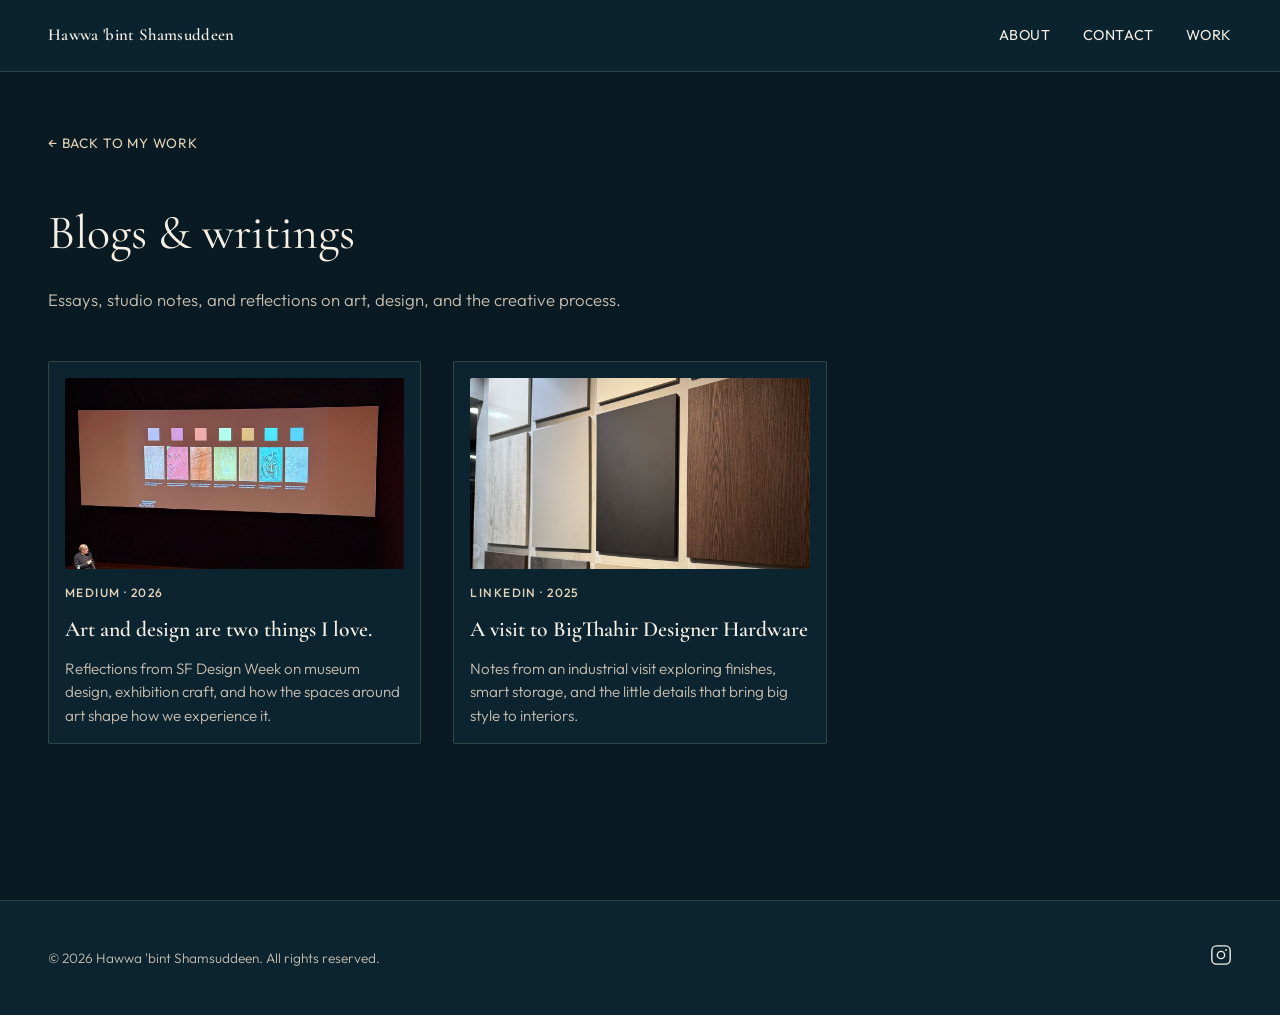
<file: blogs.html>
<!DOCTYPE html>
<html lang="en">
  <head>
    <meta charset="UTF-8" />
    <script>
      (function () {
        if (location.pathname.startsWith("/portfolio")) {
          var base = document.createElement("base");
          base.href = "/portfolio/";
          document.head.appendChild(base);
        }
      })();
    </script>
    <meta name="viewport" content="width=device-width, initial-scale=1.0" />
    <meta
      name="description"
      content="Blogs and writings by Hawwa 'bint Shamsuddeen — essays, studio notes, and creative reflections."
    />
    <title>Blogs & Writings — Hawwa 'bint Shamsuddeen</title>
    <link rel="preconnect" href="https://fonts.googleapis.com" />
    <link rel="preconnect" href="https://fonts.gstatic.com" crossorigin />
    <link
      href="https://fonts.googleapis.com/css2?family=Cormorant+Garamond:ital,wght@0,400;0,600;1,400&family=Outfit:wght@300;400;500&display=swap"
      rel="stylesheet"
    />
    <link rel="icon" type="image/png" href="images/profile-icon-32.png" sizes="32x32" />
    <link rel="icon" type="image/png" href="images/profile-icon-64.png" sizes="64x64" />
    <link rel="shortcut icon" href="profile-icon.ico" />
    <link rel="apple-touch-icon" href="images/profile-icon-180.png" />
    <link rel="stylesheet" href="css/styles.css" />
  </head>
  <body>
    <header class="site-header">
      <a class="logo logo--static" href="index.html">Hawwa&nbsp;'bint&nbsp;Shamsuddeen</a>
      <nav class="nav" aria-label="Main">
        <a href="index.html#about">About</a>
        <a href="index.html#contact">Contact</a>
        <a href="index.html#work">Work</a>
      </nav>
      <button
        class="menu-toggle"
        type="button"
        aria-expanded="false"
        aria-controls="mobile-nav"
        aria-label="Open menu"
      >
        <span></span>
        <span></span>
      </button>
    </header>

    <nav id="mobile-nav" class="mobile-nav" hidden aria-label="Mobile">
      <a href="index.html#about">About</a>
      <a href="index.html#contact">Contact</a>
      <a href="index.html#work">Work</a>
    </nav>

    <main class="category-page">
      <div class="category-page-inner">
        <a class="back-link" href="index.html#work">← Back to My work</a>

        <header class="category-header">
          <h1>Blogs &amp; writings</h1>
          <p>
            Essays, studio notes, and reflections on art, design, and the creative
            process.
          </p>
        </header>

        <div class="writing-gallery">
          <a
            class="writing-project"
            href="https://medium.com/@hawwashamsuddeen6/art-and-design-are-two-things-i-love-97d0a8aad05a"
            target="_blank"
            rel="noopener noreferrer"
          >
            <span class="writing-project-thumb">
              <img
                src="images/writings/art-and-design-are-two-things-i-love.jpg"
                alt="Presentation slide from Designing for Museums event, featured in the Medium article"
                width="400"
                height="225"
                loading="lazy"
                style="object-position: center 42%"
              />
            </span>
            <span class="writing-project-meta">Medium · 2026</span>
            <h2>Art and design are two things I love.</h2>
            <p>
              Reflections from SF Design Week on museum design, exhibition craft,
              and how the spaces around art shape how we experience it.
            </p>
          </a>

          <a
            class="writing-project"
            href="https://www.linkedin.com/posts/hawwa-bint-shamsuddeen-a054aa353_interiordesign-industrialvisit-smartstorage-ugcPost-7373330158868541440-nQmb"
            target="_blank"
            rel="noopener noreferrer"
          >
            <span class="writing-project-thumb">
              <img
                src="images/writings/bigthahir-designer-hardware.jpg"
                alt="Interior design hardware samples from BigThahir Designer Hardware visit"
                width="400"
                height="225"
                loading="lazy"
                style="object-position: center 35%"
              />
            </span>
            <span class="writing-project-meta">LinkedIn · 2025</span>
            <h2>A visit to BigThahir Designer Hardware</h2>
            <p>
              Notes from an industrial visit exploring finishes, smart storage,
              and the little details that bring big style to interiors.
            </p>
          </a>
        </div>
      </div>
    </main>

    <footer class="site-footer">
      <p>© <span id="year"></span> Hawwa 'bint Shamsuddeen. All rights reserved.</p>
      <a
        href="https://www.instagram.com/hawwabintshamsuddeen_/"
        target="_blank"
        rel="noopener noreferrer"
        aria-label="Instagram"
      >
        <svg
          class="icon"
          width="22"
          height="22"
          viewBox="0 0 24 24"
          fill="none"
          stroke="currentColor"
          stroke-width="1.5"
          aria-hidden="true"
        >
          <rect x="2" y="2" width="20" height="20" rx="5" />
          <circle cx="12" cy="12" r="4" />
          <circle cx="17.5" cy="6.5" r="1" fill="currentColor" stroke="none" />
        </svg>
      </a>
    </footer>

    <script src="js/main.js"></script>
  </body>
</html>
</file>
<file: css/styles.css>
*,
*::before,
*::after {
  box-sizing: border-box;
}

:root {
  --bg: #0c2430;
  --bg-alt: #143241;
  --text: #f5efe4;
  --text-muted: #c9bfb0;
  --accent: #e6d5b8;
  --accent-hover: #f5ead6;
  --accent-on: #0c2430;
  --border: rgba(230, 213, 184, 0.18);
  --font-display: "Cormorant Garamond", Georgia, serif;
  --font-body: "Outfit", system-ui, sans-serif;
  --max-width: 1200px;
  --header-height: 72px;
  --polaroid-beige: #dcc9a8;
}

html {
  scroll-behavior: smooth;
}

body {
  margin: 0;
  font-family: var(--font-body);
  font-weight: 300;
  font-size: 1.05rem;
  line-height: 1.65;
  color: var(--text);
  background: var(--bg);
}

img {
  display: block;
  max-width: 100%;
  height: auto;
}

a {
  color: inherit;
  text-decoration: none;
}

code {
  font-size: 0.9em;
  padding: 0.15em 0.4em;
  background: var(--bg-alt);
  border-radius: 3px;
}

/* Header */

.site-header {
  position: sticky;
  top: 0;
  z-index: 100;
  display: flex;
  align-items: center;
  justify-content: space-between;
  height: var(--header-height);
  padding: 0 clamp(1.25rem, 4vw, 3rem);
  background: rgba(12, 36, 48, 0.92);
  backdrop-filter: blur(10px);
  border-bottom: 1px solid var(--border);
}

.logo {
  --logo-progress: 0;
  position: absolute;
  left: clamp(1.25rem, 4vw, 3rem);
  display: block;
  opacity: var(--logo-progress);
  filter: blur(calc((1 - var(--logo-progress)) * 8px));
  pointer-events: none;
  font-family: var(--font-display);
  font-size: clamp(0.8rem, 2vw, 1.05rem);
  font-weight: 600;
  letter-spacing: 0.02em;
  line-height: 1.2;
  white-space: nowrap;
  will-change: opacity, filter;
}

@media (prefers-reduced-motion: reduce) {
  .logo {
    filter: none;
    will-change: opacity;
  }
}

.nav {
  display: flex;
  gap: 2rem;
  margin-left: auto;
  font-size: 0.9rem;
  font-weight: 400;
  letter-spacing: 0.04em;
  text-transform: uppercase;
}

.nav a {
  position: relative;
  transition: color 0.2s;
}

.nav a:not(.nav-instagram)::after {
  content: "";
  position: absolute;
  left: 0;
  bottom: -4px;
  width: 100%;
  height: 1px;
  background: var(--accent);
  transform: scaleX(0);
  transform-origin: left;
  transition: transform 0.25s ease;
}

.nav a:not(.nav-instagram):hover::after,
.nav a:not(.nav-instagram):focus-visible::after {
  transform: scaleX(1);
}

.nav-instagram {
  color: var(--accent);
}

.menu-toggle {
  display: none;
  flex-direction: column;
  justify-content: center;
  gap: 6px;
  width: 40px;
  height: 40px;
  margin-left: auto;
  padding: 0;
  border: none;
  background: transparent;
  cursor: pointer;
}

.menu-toggle span {
  display: block;
  width: 22px;
  height: 1.5px;
  background: var(--text);
  transition: transform 0.2s, opacity 0.2s;
}

.mobile-nav {
  display: none;
  flex-direction: column;
  gap: 1.25rem;
  padding: 1.5rem clamp(1.25rem, 4vw, 3rem) 2rem;
  background: var(--bg);
  border-bottom: 1px solid var(--border);
  font-size: 1.1rem;
  letter-spacing: 0.06em;
  text-transform: uppercase;
}

.mobile-nav[hidden] {
  display: none;
}

.mobile-nav.is-open {
  display: flex;
}

/* Hero */

.hero {
  max-width: var(--max-width);
  margin: 0 auto;
  padding: clamp(2rem, 6vw, 4rem) clamp(1.25rem, 4vw, 3rem)
    clamp(3rem, 8vw, 5rem);
}

.hero-label {
  margin: 0 0 1rem;
  font-size: 0.8rem;
  font-weight: 500;
  letter-spacing: 0.2em;
  text-transform: uppercase;
  color: var(--accent);
}

.hero h1 {
  margin: 0 0 clamp(4.5rem, 12vw, 7rem);
  font-family: var(--font-display);
  font-size: clamp(2.25rem, 6.5vw, 4rem);
  font-weight: 400;
  line-height: 1.1;
  letter-spacing: -0.02em;
  text-align: center;
  color: var(--accent);
}

.hero-text {
  max-width: 32ch;
  margin: 0 0 2.5rem;
  color: var(--text-muted);
}

.hero-actions {
  display: flex;
  flex-wrap: wrap;
  gap: 1rem;
}

.btn {
  display: inline-flex;
  align-items: center;
  gap: 0.5rem;
  padding: 0.85rem 1.6rem;
  font-family: var(--font-body);
  font-size: 0.85rem;
  font-weight: 400;
  letter-spacing: 0.08em;
  text-transform: uppercase;
  border-radius: 2px;
  transition: background 0.2s, color 0.2s, border-color 0.2s;
}

.btn-primary {
  color: var(--accent-on);
  background: var(--accent);
  border: 1px solid var(--accent);
}

.btn-primary:hover,
.btn-primary:focus-visible {
  background: var(--accent-hover);
  border-color: var(--accent-hover);
}

.btn-outline {
  color: var(--accent);
  background: transparent;
  border: 1px solid var(--border);
}

.btn-outline:hover,
.btn-outline:focus-visible {
  color: var(--accent-hover);
  border-color: var(--accent);
}

.icon {
  flex-shrink: 0;
}

/* Gallery */

.gallery-section {
  padding: clamp(2rem, 5vw, 3rem) clamp(1.25rem, 4vw, 3rem);
  background: var(--bg-alt);
}

.gallery-section--polaroids {
  background: color-mix(in srgb, var(--bg) 72%, black);
  padding: clamp(3rem, 8vw, 5.5rem) clamp(1.5rem, 5vw, 4rem);
}

.section-header {
  max-width: var(--max-width);
  margin: 0 auto 2.5rem;
}

.section-header h2 {
  margin: 0 0 0.5rem;
  font-family: var(--font-display);
  font-size: clamp(2rem, 5vw, 3rem);
  font-weight: 400;
}

.section-header--compact {
  margin-bottom: 1.25rem;
}

.section-header--compact h2 {
  font-size: clamp(1.75rem, 4vw, 2.25rem);
}

.gallery-section--polaroids .section-header--compact {
  margin-bottom: clamp(2rem, 5vw, 3rem);
  text-align: center;
}

.gallery-section--polaroids .section-header--compact h2 {
  color: var(--text);
}

.gallery-section--polaroids .section-header p {
  margin: 0 auto;
  max-width: 42ch;
  text-align: center;
  font-size: 0.95rem;
  line-height: 1.65;
  color: var(--text-muted);
}

/* Polaroid row */

.polaroids {
  display: flex;
  justify-content: center;
  align-items: flex-start;
  gap: clamp(2.5rem, 8vw, 6rem);
  max-width: var(--max-width);
  margin: 0 auto;
  padding: 1rem 2rem 2rem;
}

.polaroid {
  display: flex;
  flex-direction: column;
  align-items: center;
  flex: 0 1 clamp(14rem, 22vw, 20rem);
  max-width: 20rem;
  transform: none;
}

.polaroid-frame {
  width: 100%;
  padding: 0.35rem;
  background-color: var(--polaroid-beige);
  opacity: 1;
  box-shadow: 0 10px 32px rgba(0, 0, 0, 0.55);
  transform: none;
}

.polaroid-photo {
  display: block;
  width: 100%;
  aspect-ratio: 3 / 4;
  padding: 0;
  border: none;
  background: #111;
  cursor: zoom-in;
  overflow: hidden;
}

.polaroid-photo--link {
  cursor: pointer;
}

.polaroid-photo img {
  width: 100%;
  height: 100%;
  object-fit: cover;
  object-position: center;
  transform: none;
  transition: transform 0.35s ease;
}

.polaroid-photo:hover img,
.polaroid-photo:focus-visible img {
  transform: scale(1.04);
}

.polaroid-label {
  width: 100%;
  margin: 0.85rem 0 0;
  min-height: 2.6em;
  font-family: var(--font-body);
  font-size: 1.05rem;
  font-weight: 300;
  letter-spacing: normal;
  text-align: center;
  color: var(--text-muted);
  line-height: 1.65;
}

.polaroid-card {
  text-decoration: none;
  color: inherit;
  cursor: pointer;
  transition: transform 0.25s ease;
}

.polaroid-card:hover,
.polaroid-card:focus-visible {
  transform: translateY(-4px);
}

.polaroid-card .polaroid-photo {
  cursor: inherit;
}

.polaroid-card:focus-visible {
  outline: 2px solid var(--accent);
  outline-offset: 4px;
}

.logo--static {
  --logo-progress: 1;
  opacity: 1;
  filter: none;
  pointer-events: auto;
}

/* Category gallery pages */

.category-page {
  padding: clamp(2rem, 5vw, 3.5rem) clamp(1.25rem, 4vw, 3rem)
    clamp(4rem, 8vw, 6rem);
  background: color-mix(in srgb, var(--bg) 72%, black);
  min-height: calc(100vh - var(--header-height));
}

.category-page-inner {
  max-width: var(--max-width);
  margin: 0 auto;
}

.back-link {
  display: inline-flex;
  align-items: center;
  gap: 0.4rem;
  margin-bottom: clamp(1.5rem, 4vw, 2.5rem);
  font-size: 0.85rem;
  font-weight: 400;
  letter-spacing: 0.06em;
  text-transform: uppercase;
  color: var(--accent);
  transition: color 0.2s;
}

.back-link:hover,
.back-link:focus-visible {
  color: var(--accent-hover);
}

.category-header {
  margin-bottom: clamp(2rem, 5vw, 3rem);
}

.category-header h1 {
  margin: 0 0 0.75rem;
  font-family: var(--font-display);
  font-size: clamp(2rem, 5vw, 3rem);
  font-weight: 400;
}

.category-header p {
  margin: 0;
  max-width: 55ch;
  color: var(--text-muted);
}

.project-gallery {
  display: grid;
  grid-template-columns: repeat(auto-fill, minmax(min(100%, 260px), 1fr));
  gap: clamp(1.25rem, 3vw, 2rem);
}

.project-card {
  display: flex;
  flex-direction: column;
  gap: 0.75rem;
}

.project-card .gallery-trigger img {
  aspect-ratio: 4 / 5;
}

.writing-gallery {
  display: grid;
  grid-template-columns: repeat(auto-fill, minmax(min(100%, 300px), 1fr));
  gap: clamp(1.25rem, 3vw, 2rem);
}

.writing-project {
  display: flex;
  flex-direction: column;
  gap: 0.85rem;
  padding: 1rem;
  border: 1px solid var(--border);
  border-radius: 2px;
  background: var(--bg);
  text-decoration: none;
  color: inherit;
  transition: border-color 0.2s, transform 0.2s;
}

.writing-project:hover,
.writing-project:focus-visible {
  border-color: var(--accent);
  transform: translateY(-2px);
}

.writing-project-thumb {
  display: block;
  overflow: hidden;
  border-radius: 2px;
}

.writing-project-thumb img {
  width: 100%;
  aspect-ratio: 16 / 9;
  object-fit: cover;
  transition: transform 0.35s ease;
}

.writing-project:hover .writing-project-thumb img,
.writing-project:focus-visible .writing-project-thumb img {
  transform: scale(1.03);
}

.writing-project-meta {
  font-size: 0.75rem;
  font-weight: 500;
  letter-spacing: 0.12em;
  text-transform: uppercase;
  color: var(--accent);
}

.writing-project h2 {
  margin: 0;
  font-family: var(--font-display);
  font-size: 1.35rem;
  font-weight: 600;
  line-height: 1.25;
}

.writing-project p {
  margin: 0;
  font-size: 0.95rem;
  color: var(--text-muted);
  line-height: 1.55;
}

.gallery {
  display: grid;
  grid-template-columns: repeat(12, 1fr);
  gap: clamp(1rem, 2vw, 1.5rem);
  max-width: var(--max-width);
  margin: 0 auto;
}

.gallery-item {
  grid-column: span 4;
  display: flex;
  flex-direction: column;
  gap: 0.75rem;
}

.gallery-item--tall {
  grid-column: span 4;
}

.gallery-item--wide {
  grid-column: span 8;
}

.gallery-trigger {
  display: block;
  width: 100%;
  padding: 0;
  border: none;
  background: none;
  cursor: zoom-in;
  overflow: hidden;
  border-radius: 2px;
}

.gallery-trigger img {
  width: 100%;
  height: 100%;
  object-fit: cover;
  aspect-ratio: 4 / 5;
  transition: transform 0.5s ease;
}

.gallery-item--wide .gallery-trigger img {
  aspect-ratio: 16 / 9;
}

.gallery-item:not(.gallery-item--wide) .gallery-trigger img {
  aspect-ratio: 4 / 5;
}

.gallery-trigger:hover img,
.gallery-trigger:focus-visible img {
  transform: scale(1.03);
}

.gallery-caption h3,
.gallery-caption h4 {
  margin: 0;
  font-family: var(--font-display);
  font-size: 1.25rem;
  font-weight: 600;
}

.gallery-caption span {
  font-size: 0.85rem;
  color: var(--text-muted);
}

/* Personal details */

.personal {
  display: grid;
  grid-template-columns: 1fr 1fr;
  gap: clamp(2rem, 6vw, 4rem);
  align-items: start;
  max-width: var(--max-width);
  margin: 0 auto;
  padding: clamp(2.5rem, 6vw, 4rem) clamp(1.25rem, 4vw, 3rem)
    clamp(3rem, 8vw, 5rem);
  scroll-margin-top: var(--header-height);
}

.personal-image {
  position: sticky;
  top: calc(var(--header-height) + 1.5rem);
}

.personal-image img {
  width: min(100%, 22rem);
  aspect-ratio: 1 / 1;
  border-radius: 50%;
  object-fit: cover;
}

.personal-details {
  --personal-section-gap: 3.75rem;
}

.personal-label {
  margin: 0 0 var(--personal-section-gap);
  font-size: 0.8rem;
  font-weight: 500;
  letter-spacing: 0.2em;
  text-transform: uppercase;
  color: var(--accent);
}

.personal-details h2 {
  margin: 0 0 0.5rem;
  font-family: var(--font-display);
  font-size: clamp(1.35rem, 4.5vw, 3.25rem);
  font-weight: 400;
  line-height: 1.15;
  text-align: left;
  hyphens: none;
}

@media (min-width: 520px) {
  .personal-details h2 {
    white-space: nowrap;
  }
}

.personal-block {
  margin-bottom: 2.5rem;
}

.personal-block:not(:last-child) {
  margin-bottom: var(--personal-section-gap);
}

.personal-block:last-child {
  margin-bottom: 0;
}

.personal-block h3 {
  margin: 0 0 1rem;
  font-family: var(--font-display);
  font-size: 1.5rem;
  font-weight: 600;
}

.personal-block p {
  margin: 0 0 1.25rem;
  color: var(--text-muted);
}

.personal-block p:last-child {
  margin-bottom: 0;
}

.contact-list {
  list-style: none;
  margin: 0;
  padding: 0;
  display: flex;
  flex-direction: column;
  gap: 1rem;
}

.contact-list li {
  display: grid;
  gap: 0.2rem;
}

.contact-item--phones {
  gap: 0.35rem;
}

.contact-link {
  display: grid;
  gap: 0.2rem;
  font-size: 1.05rem;
  color: var(--accent);
  transition: color 0.2s;
}

.contact-link:hover,
.contact-link:focus-visible {
  color: var(--accent-hover);
}

.contact-label {
  font-size: 0.75rem;
  font-weight: 500;
  letter-spacing: 0.12em;
  text-transform: uppercase;
  color: var(--text-muted);
}

.contact-link:hover .contact-label,
.contact-link:focus-visible .contact-label {
  color: var(--text-muted);
}

.contact-value {
  font-size: 1.05rem;
}

.contact-phones {
  display: flex;
  flex-wrap: wrap;
  align-items: baseline;
  gap: 0.15rem;
}

.contact-phones .contact-link {
  display: inline;
}

.contact-sep {
  color: var(--text-muted);
}

#contact {
  scroll-margin-top: var(--header-height);
}

#work {
  scroll-margin-top: var(--header-height);
}

/* Footer */

.site-footer {
  display: flex;
  align-items: center;
  justify-content: space-between;
  padding: 2rem clamp(1.25rem, 4vw, 3rem);
  border-top: 1px solid var(--border);
  font-size: 0.85rem;
  color: var(--text-muted);
}

.site-footer a {
  color: var(--text);
  transition: color 0.2s;
}

.site-footer a:hover,
.site-footer a:focus-visible {
  color: var(--accent);
}

/* Lightbox */

.lightbox {
  width: min(92vw, 900px);
  max-height: 90vh;
  padding: 0;
  border: none;
  border-radius: 4px;
  background: var(--bg);
  box-shadow: 0 24px 80px rgba(0, 0, 0, 0.25);
}

.lightbox::backdrop {
  background: rgba(6, 18, 24, 0.85);
}

.lightbox-close {
  position: absolute;
  top: 0.75rem;
  right: 0.75rem;
  z-index: 1;
  width: 40px;
  height: 40px;
  border: none;
  background: rgba(20, 50, 65, 0.95);
  font-size: 1.5rem;
  line-height: 1;
  color: var(--text);
  cursor: pointer;
  border-radius: 50%;
}

.lightbox-figure {
  margin: 0;
}

.lightbox-figure img {
  width: 100%;
  max-height: 75vh;
  object-fit: contain;
  background: #111;
}

.lightbox-figure figcaption {
  padding: 1.25rem 1.5rem 1.5rem;
}

.lightbox-figure h3 {
  margin: 0 0 0.25rem;
  font-family: var(--font-display);
  font-size: 1.5rem;
  font-weight: 600;
}

.lightbox-figure p {
  margin: 0;
  font-size: 0.9rem;
  color: var(--text-muted);
}

/* Responsive */

@media (max-width: 900px) {
  .gallery-item,
  .gallery-item--tall,
  .gallery-item--wide {
    grid-column: span 6;
  }
}

@media (max-width: 640px) {
  .nav {
    display: none;
  }

  .menu-toggle {
    display: flex;
  }

  .menu-toggle[aria-expanded="true"] span:first-child {
    transform: translateY(3.75px) rotate(45deg);
  }

  .menu-toggle[aria-expanded="true"] span:last-child {
    transform: translateY(-3.75px) rotate(-45deg);
  }

  .gallery-item,
  .gallery-item--tall,
  .gallery-item--wide {
    grid-column: span 12;
  }

  .personal {
    grid-template-columns: 1fr;
  }

  .personal-image {
    position: static;
    order: -1;
  }

  .polaroids {
    flex-wrap: wrap;
    justify-content: center;
    gap: 2.5rem;
    padding: 1rem 0.5rem 1.5rem;
  }

  .polaroid {
    flex: 0 1 16rem;
    max-width: 16rem;
    transform: none;
  }
}

@media (prefers-reduced-motion: reduce) {
  html {
    scroll-behavior: auto;
  }

  .polaroid-card:hover,
  .polaroid-card:focus-visible {
    transform: none;
  }

  .gallery-trigger img {
    transition: none;
  }
}
</file>
